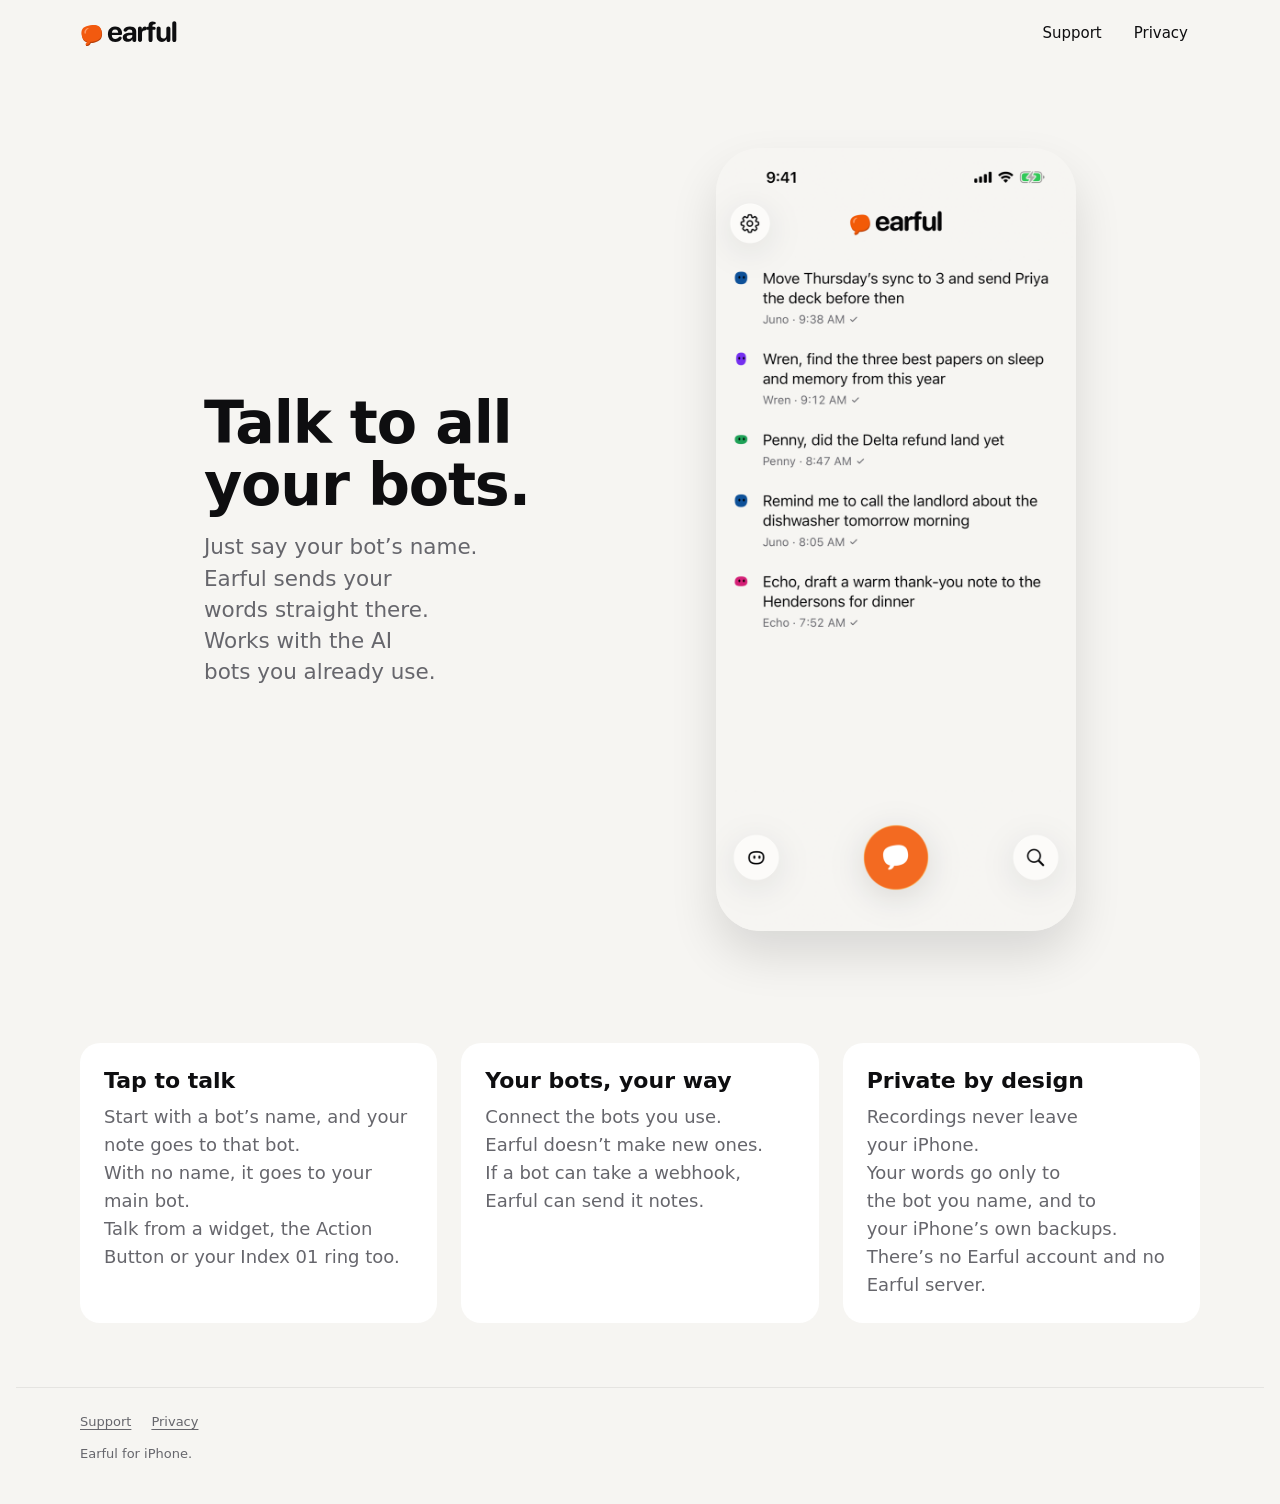
<file: index.html>
<!doctype html>
<html lang="en">
<head>
<meta charset="utf-8">
<meta name="viewport" content="width=device-width, initial-scale=1">
<title>Earful: talk to your bots by name</title>
<meta name="description" content="Earful for iPhone. Hold to talk, say a bot’s name, and your words go to that bot.">
<meta name="color-scheme" content="light dark">
<meta name="referrer" content="no-referrer">
<link rel="icon" href="/assets/puff-mark.svg" type="image/svg+xml">
<link rel="stylesheet" href="/styles.css">
</head>
<body>
<a class="skip" href="#main">Skip to content</a>

<header class="site-header">
  <a class="logo" href="/" aria-label="Earful home">
    <picture>
      <source srcset="/assets/lockup-dark.svg" media="(prefers-color-scheme: dark)">
      <img src="/assets/lockup-light.svg" alt="Earful" width="98" height="28">
    </picture>
  </a>
  <nav class="site-nav" aria-label="Main">
    <ul>
      <li><a href="/support/">Support</a></li>
      <li><a href="/privacy/">Privacy</a></li>
    </ul>
  </nav>
</header>

<main id="main">
  <section class="hero" aria-labelledby="hero-title">
    <div class="hero-text">
      <h1 id="hero-title" class="display">Talk to all your bots.</h1>
      <p class="lead"><span class="sent">Just say your bot’s name.</span> <span class="sent">Earful sends your words straight there.</span></p>
      <p class="lead"><span class="sent">Works with the AI bots you already&nbsp;use.</span></p>
    </div>
    <figure class="hero-shot">
      <picture>
        <source srcset="/assets/home-dark.png" media="(prefers-color-scheme: dark)">
        <img src="/assets/home-light.png" width="393" height="855" alt="Earful’s Home on iPhone: a list of notes, each sent to a named bot, with the orange talk button at the bottom.">
      </picture>
    </figure>
  </section>

  <section aria-label="How Earful works">
    <ul class="points">
      <li>
        <h2>Tap to talk</h2>
        <p><span class="sent">Start with a bot’s name, and your note goes to that bot.</span> <span class="sent">With no name, it goes to your main bot.</span> <span class="sent">Talk from a widget, the Action Button or your Index 01 ring too.</span></p>
      </li>
      <li>
        <h2>Your bots, your way</h2>
        <p><span class="sent">Connect the bots you use.</span> <span class="sent">Earful doesn’t make new ones.</span> <span class="sent">If a bot can take a webhook, Earful can send it notes.</span></p>
      </li>
      <li>
        <h2>Private by design</h2>
        <p><span class="sent">Recordings never leave your iPhone.</span> <span class="sent">Your words go only to the&nbsp;bot&nbsp;you&nbsp;name,&nbsp;and&nbsp;to your&nbsp;iPhone’s&nbsp;own&nbsp;backups.</span> <span class="sent">There’s no Earful account and no Earful&nbsp;server.</span></p>
      </li>
    </ul>
  </section>
</main>

<footer class="site-footer">
  <ul>
    <li><a href="/support/">Support</a></li>
    <li><a href="/privacy/">Privacy</a></li>
  </ul>
  <p>Earful for iPhone.</p>
</footer>
</body>
</html>
</file>
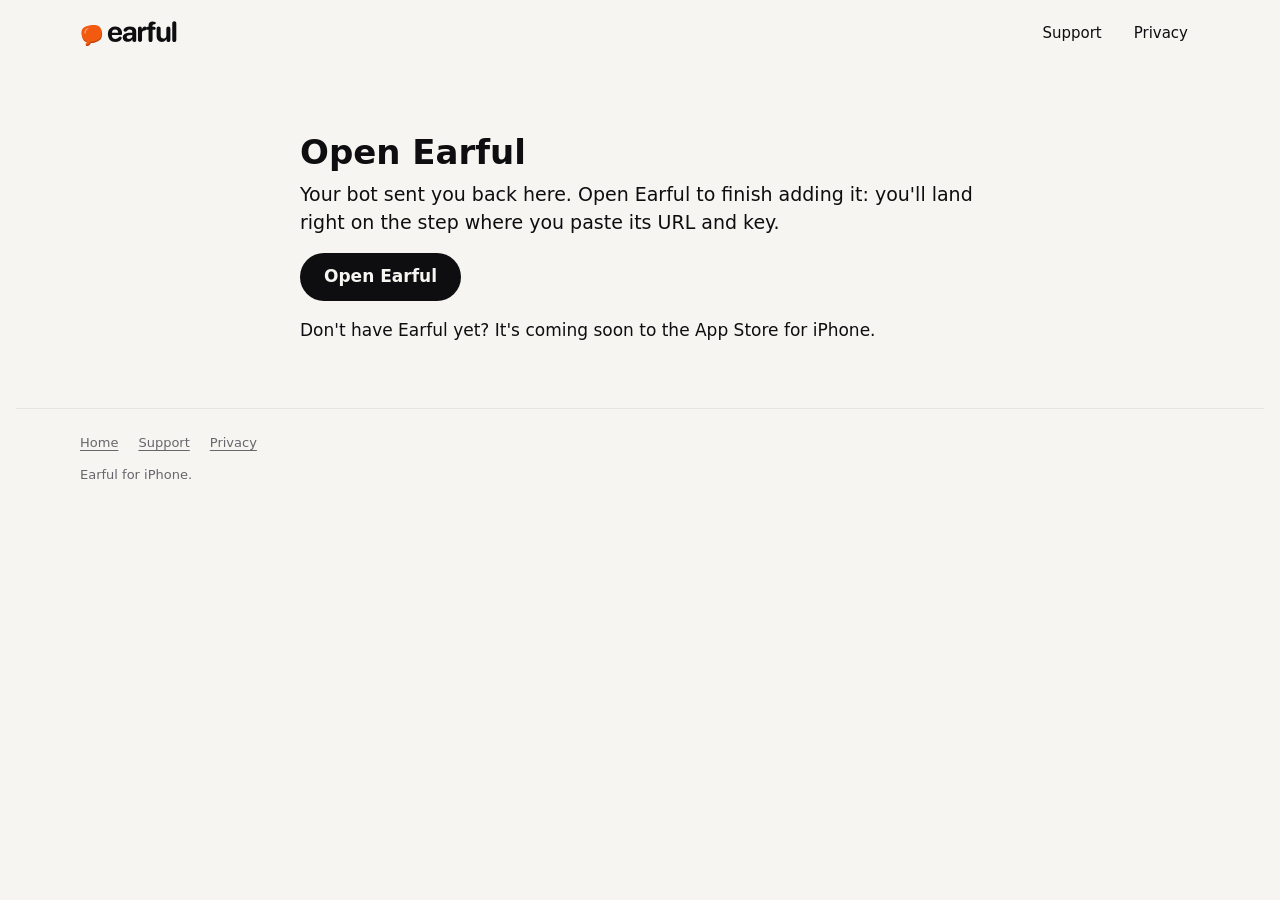
<file: add/index.html>
<!doctype html>
<html lang="en">
<head>
<meta charset="utf-8">
<meta name="viewport" content="width=device-width, initial-scale=1">
<title>Open Earful · Earful</title>
<meta name="description" content="Open Earful to finish adding your bot.">
<meta name="color-scheme" content="light dark">
<meta name="referrer" content="no-referrer">
<link rel="icon" href="/assets/puff-mark.svg" type="image/svg+xml">
<link rel="stylesheet" href="/styles.css">
</head>
<body>
<a class="skip" href="#main">Skip to content</a>

<header class="site-header">
  <a class="logo" href="/" aria-label="Earful home">
    <picture>
      <source srcset="/assets/lockup-dark.svg" media="(prefers-color-scheme: dark)">
      <img src="/assets/lockup-light.svg" alt="Earful" width="98" height="28">
    </picture>
  </a>
  <nav class="site-nav" aria-label="Main">
    <ul>
      <li><a href="/support/">Support</a></li>
      <li><a href="/privacy/">Privacy</a></li>
    </ul>
  </nav>
</header>

<main id="main" class="page">
  <h1>Open Earful</h1>
  <p class="intro">Your bot sent you back here. Open Earful to finish adding it: you'll land right on the step where you paste its URL and key.</p>
  <p><a id="open" class="button" href="earful://add">Open Earful</a></p>
  <p>Don't have Earful yet? It's coming soon to the App Store for iPhone.</p>
  <script>
    (function () {
      var d = new URLSearchParams(location.search).get('d') || '';
      if (/^[A-Za-z0-9_-]{1,32}$/.test(d)) {
        document.getElementById('open').href = 'earful://add?d=' + encodeURIComponent(d);
      }
    })();
  </script>
</main>

<footer class="site-footer">
  <ul>
    <li><a href="/">Home</a></li>
    <li><a href="/support/">Support</a></li>
    <li><a href="/privacy/">Privacy</a></li>
  </ul>
  <p>Earful for iPhone.</p>
</footer>
</body>
</html>
</file>
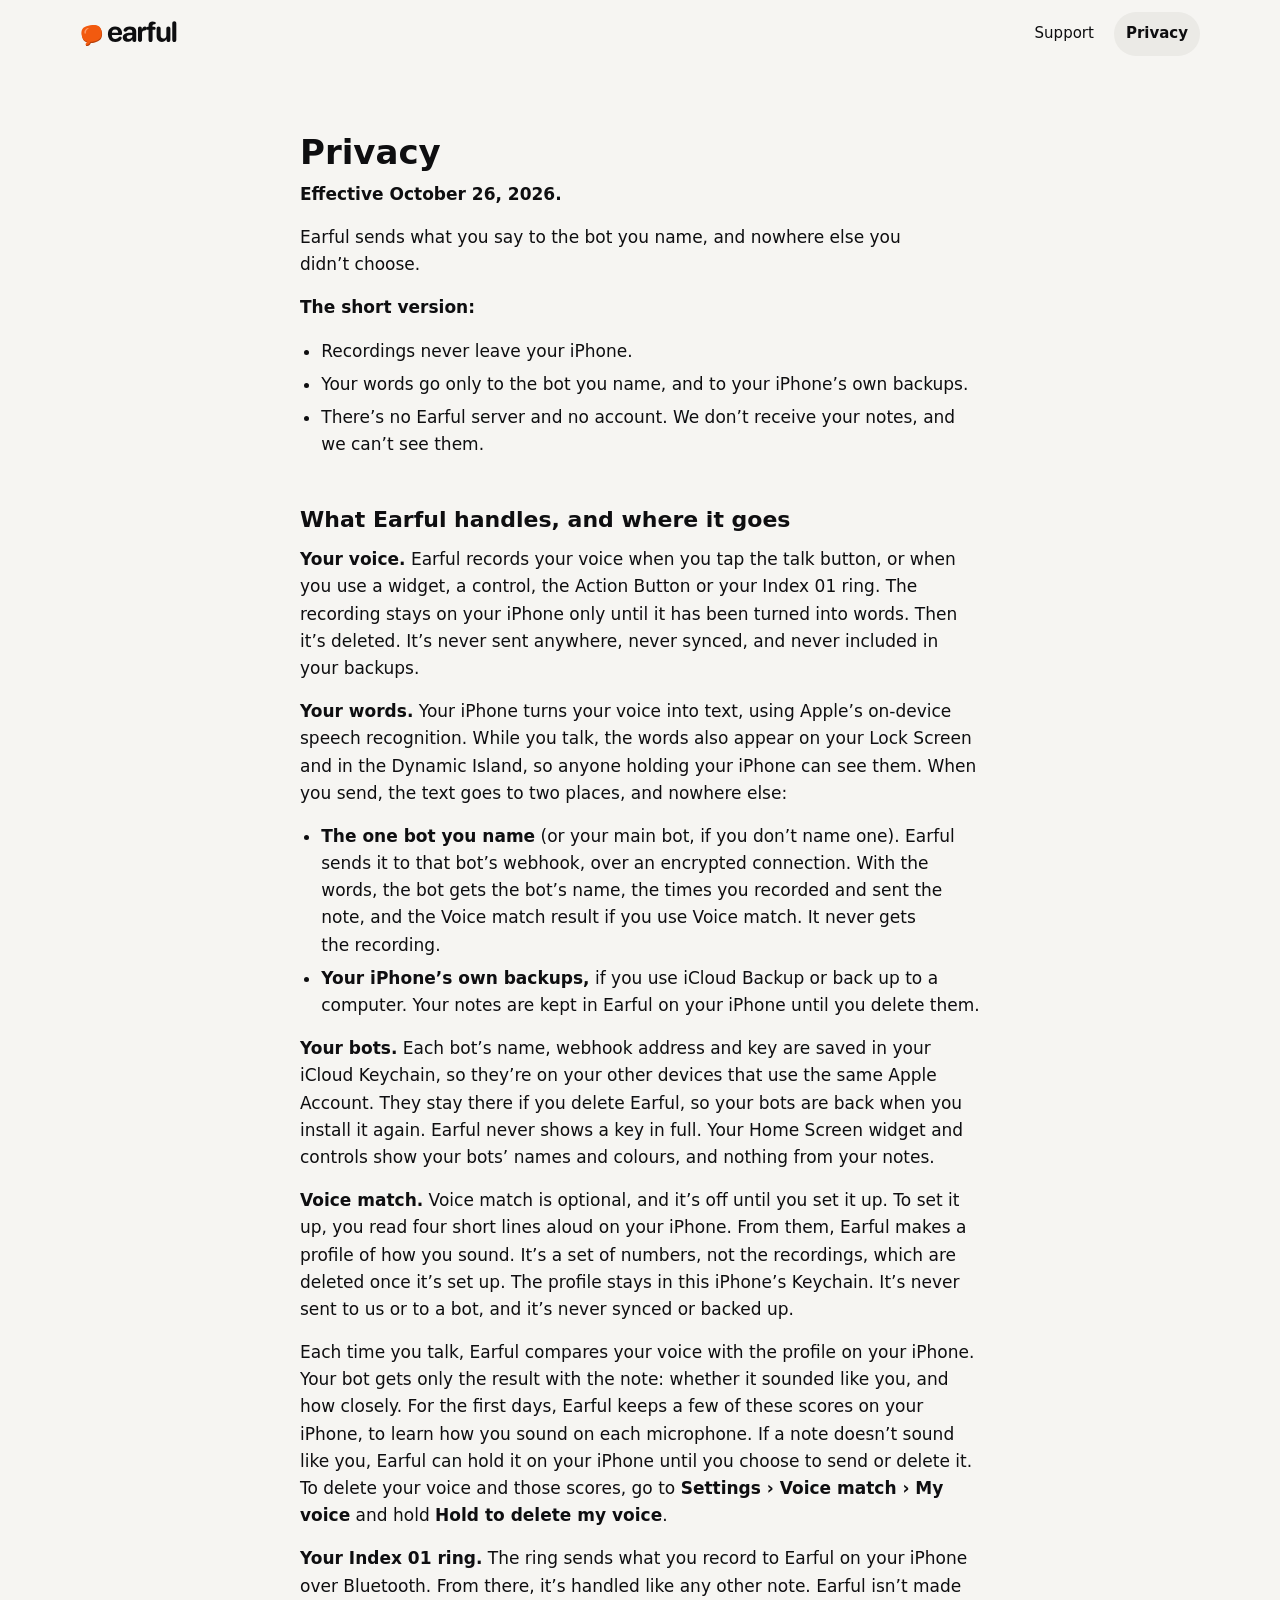
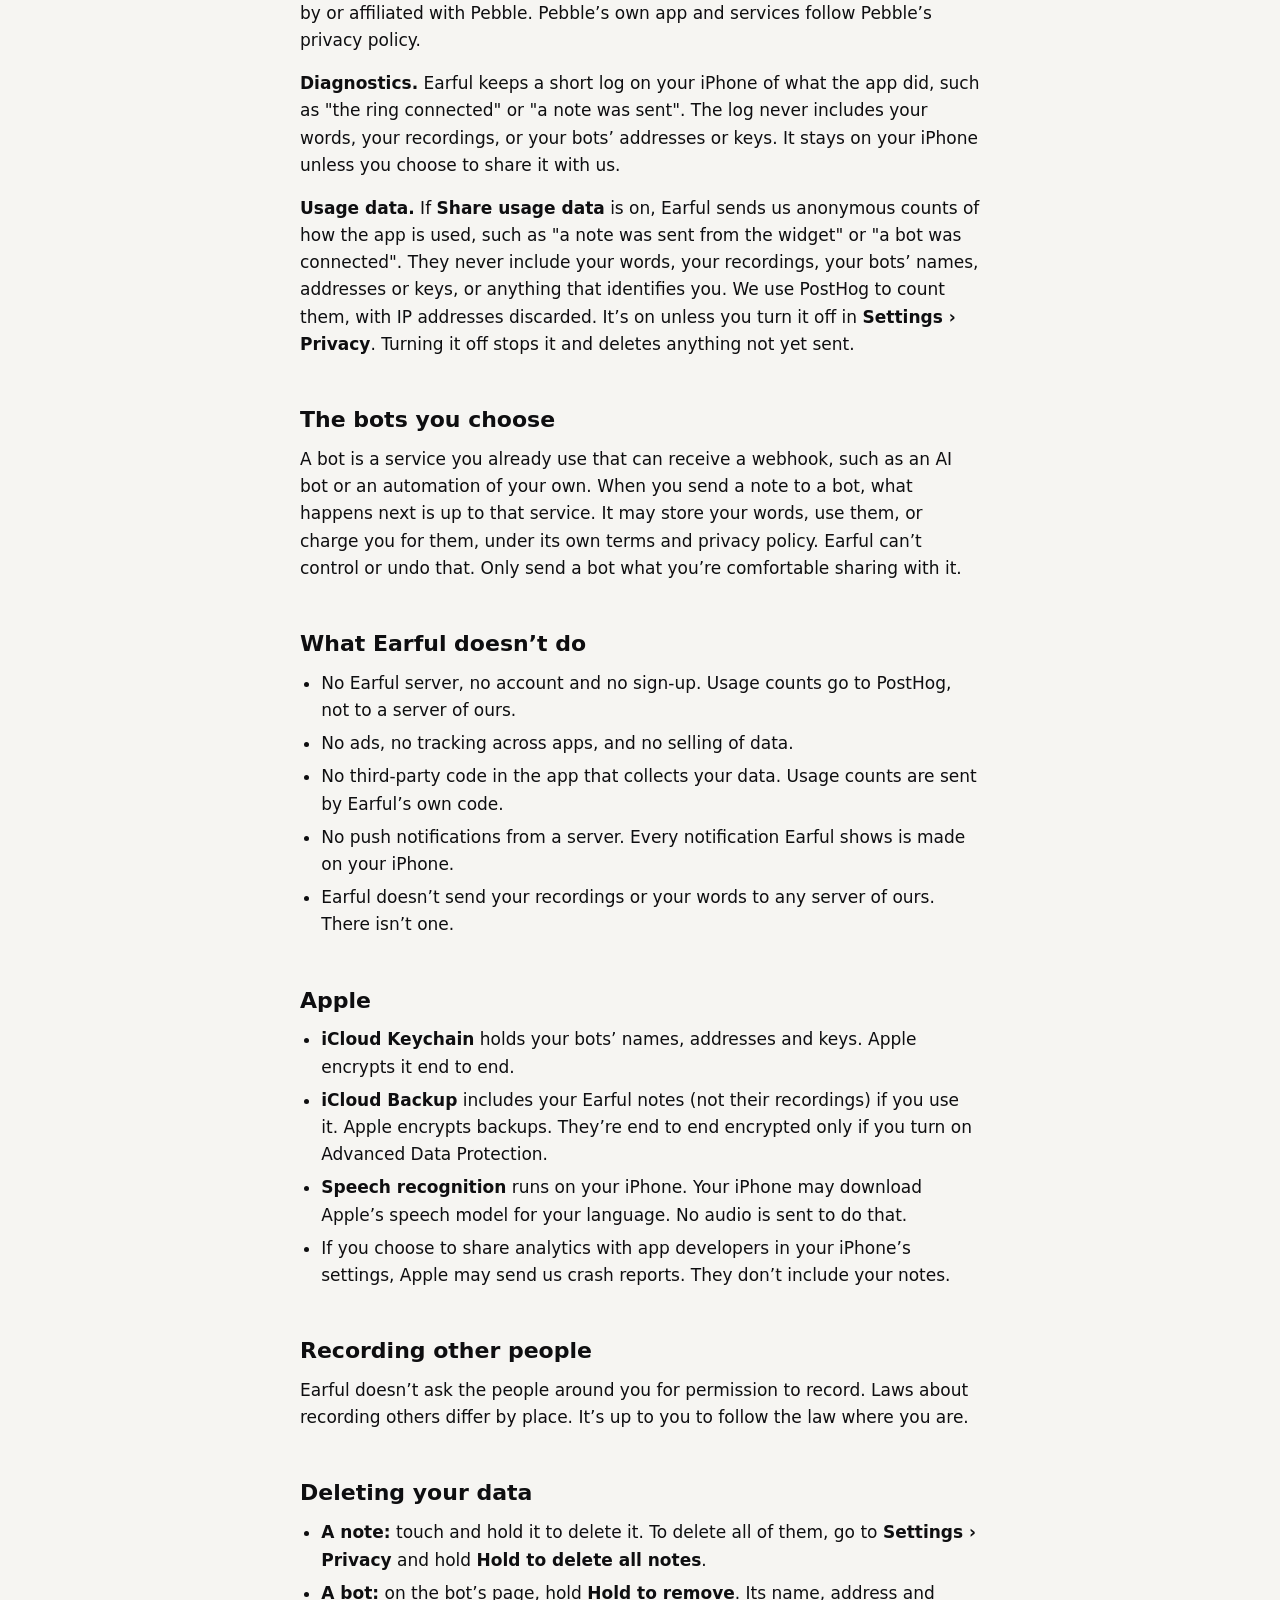
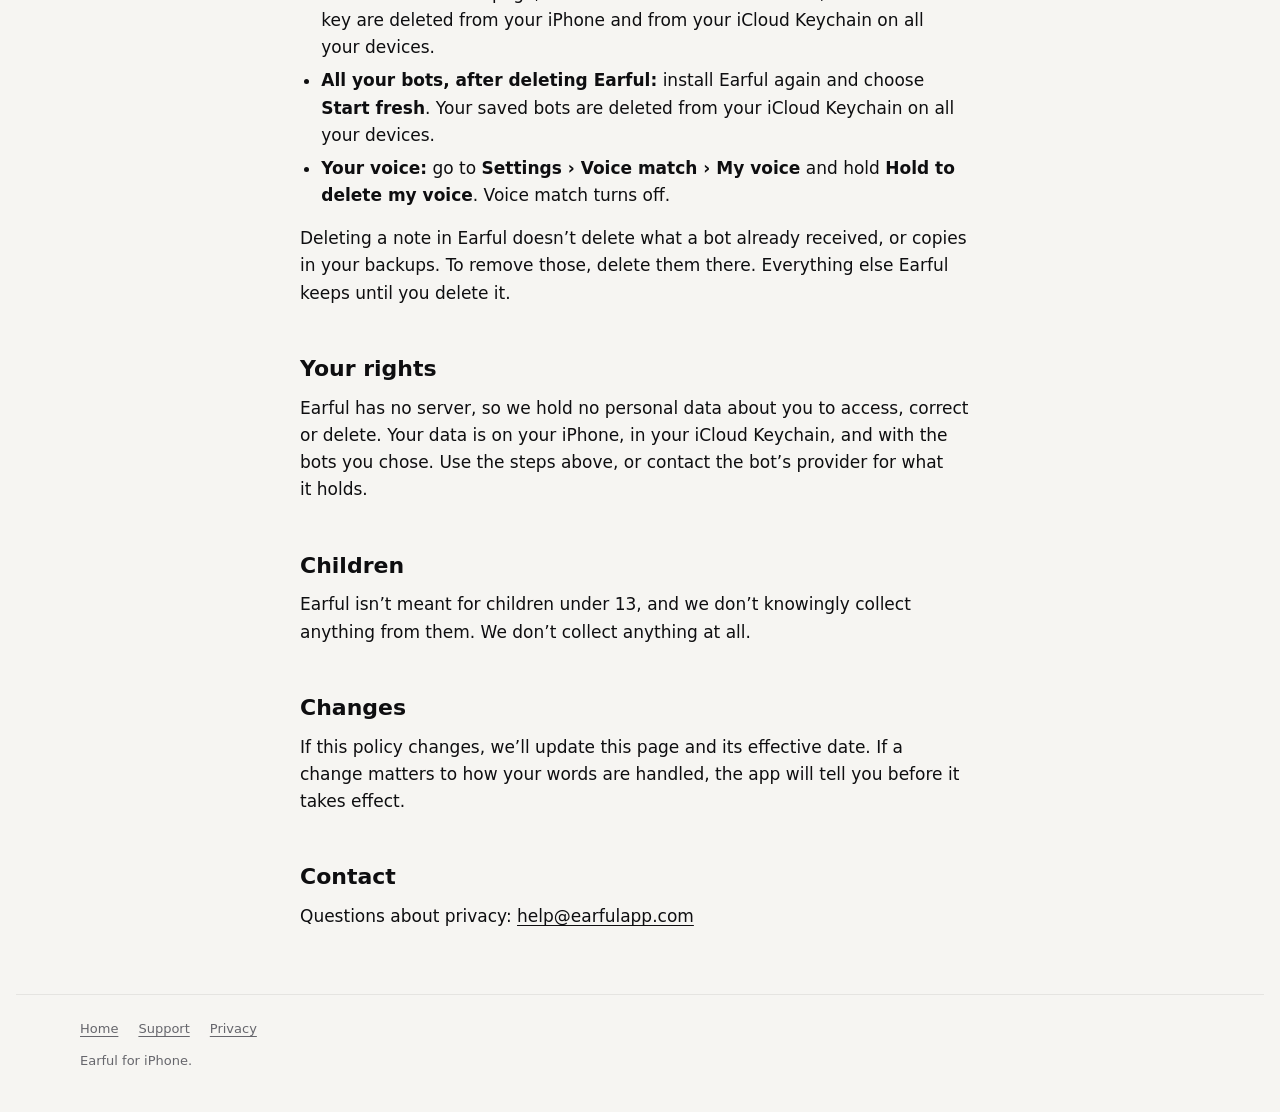
<file: privacy/index.html>
<!doctype html>
<html lang="en">
<head>
<meta charset="utf-8">
<meta name="viewport" content="width=device-width, initial-scale=1">
<title>Privacy · Earful</title>
<meta name="description" content="How Earful for iPhone handles your voice and your words.">
<meta name="color-scheme" content="light dark">
<meta name="referrer" content="no-referrer">
<link rel="icon" href="/assets/puff-mark.svg" type="image/svg+xml">
<link rel="stylesheet" href="/styles.css">
</head>
<body>
<a class="skip" href="#main">Skip to content</a>

<header class="site-header">
  <a class="logo" href="/" aria-label="Earful home">
    <picture>
      <source srcset="/assets/lockup-dark.svg" media="(prefers-color-scheme: dark)">
      <img src="/assets/lockup-light.svg" alt="Earful" width="98" height="28">
    </picture>
  </a>
  <nav class="site-nav" aria-label="Main">
    <ul>
      <li><a href="/support/">Support</a></li>
      <li><a href="/privacy/" aria-current="page">Privacy</a></li>
    </ul>
  </nav>
</header>

<main id="main" class="page">
  <h1>Privacy</h1>
  <p><strong>Effective October 26, 2026.</strong></p>
  <p>Earful sends what you say to the bot you name, and nowhere else you didn’t choose.</p>
  <p><strong>The short version:</strong></p>
  <ul>
    <li>Recordings never leave your iPhone.</li>
    <li>Your words go only to the bot you name, and to your iPhone’s own backups.</li>
    <li>There’s no Earful server and no account. We don’t receive your notes, and we can’t see them.</li>
  </ul>
  <h2>What Earful handles, and where it goes</h2>
  <p><strong>Your voice.</strong> Earful records your voice when you tap the talk button, or when you use a widget, a control, the Action Button or your Index 01 ring. The recording stays on your iPhone only until it has been turned into words. Then it’s deleted. It’s never sent anywhere, never synced, and never included in your backups.</p>
  <p><strong>Your words.</strong> Your iPhone turns your voice into text, using Apple’s on-device speech recognition. While you talk, the words also appear on your Lock Screen and in the Dynamic Island, so anyone holding your iPhone can see them. When you send, the text goes to two places, and nowhere else:</p>
  <ul>
    <li><strong>The one bot you name</strong> (or your main bot, if you don’t name one). Earful sends it to that bot’s webhook, over an encrypted connection. With the words, the bot gets the bot’s name, the times you recorded and sent the note, and the Voice match result if you use Voice match. It never gets the recording.</li>
    <li><strong>Your iPhone’s own backups,</strong> if you use iCloud Backup or back up to a computer. Your notes are kept in Earful on your iPhone until you delete them.</li>
  </ul>
  <p><strong>Your bots.</strong> Each bot’s name, webhook address and key are saved in your iCloud Keychain, so they’re on your other devices that use the same Apple Account. They stay there if you delete Earful, so your bots are back when you install it again. Earful never shows a key in full. Your Home Screen widget and controls show your bots’ names and colours, and nothing from your notes.</p>
  <p><strong>Voice match.</strong> Voice match is optional, and it’s off until you set it up. To set it up, you read four short lines aloud on your iPhone. From them, Earful makes a profile of how you sound. It’s a set of numbers, not the recordings, which are deleted once it’s set up. The profile stays in this iPhone’s Keychain. It’s never sent to us or to a bot, and it’s never synced or backed up.</p>
  <p>Each time you talk, Earful compares your voice with the profile on your iPhone. Your bot gets only the result with the note: whether it sounded like you, and how closely. For the first days, Earful keeps a few of these scores on your iPhone, to learn how you sound on each microphone. If a note doesn’t sound like you, Earful can hold it on your iPhone until you choose to send or delete it. To delete your voice and those scores, go to <strong>Settings › Voice match › My voice</strong> and hold <strong>Hold to delete my voice</strong>.</p>
  <p><strong>Your Index 01 ring.</strong> The ring sends what you record to Earful on your iPhone over Bluetooth. From there, it’s handled like any other note. Earful isn’t made by or affiliated with Pebble. Pebble’s own app and services follow Pebble’s privacy policy.</p>
  <p><strong>Diagnostics.</strong> Earful keeps a short log on your iPhone of what the app did, such as "the ring connected" or "a note was sent". The log never includes your words, your recordings, or your bots’ addresses or keys. It stays on your iPhone unless you choose to share it with us.</p>
  <p><strong>Usage data.</strong> If <strong>Share usage data</strong> is on, Earful sends us anonymous counts of how the app is used, such as "a note was sent from the widget" or "a bot was connected". They never include your words, your recordings, your bots’ names, addresses or keys, or anything that identifies you. We use PostHog to count them, with IP addresses discarded. It’s on unless you turn it off in <strong>Settings › Privacy</strong>. Turning it off stops it and deletes anything not yet sent.</p>
  <h2>The bots you choose</h2>
  <p>A bot is a service you already use that can receive a webhook, such as an AI bot or an automation of your own. When you send a note to a bot, what happens next is up to that service. It may store your words, use them, or charge you for them, under its own terms and privacy policy. Earful can’t control or undo that. Only send a bot what you’re comfortable sharing with it.</p>
  <h2>What Earful doesn’t do</h2>
  <ul>
    <li>No Earful server, no account and no sign-up. Usage counts go to PostHog, not to a server of ours.</li>
    <li>No ads, no tracking across apps, and no selling of data.</li>
    <li>No third-party code in the app that collects your data. Usage counts are sent by Earful’s own code.</li>
    <li>No push notifications from a server. Every notification Earful shows is made on your iPhone.</li>
    <li>Earful doesn’t send your recordings or your words to any server of ours. There isn’t one.</li>
  </ul>
  <h2>Apple</h2>
  <ul>
    <li><strong>iCloud Keychain</strong> holds your bots’ names, addresses and keys. Apple encrypts it end to end.</li>
    <li><strong>iCloud Backup</strong> includes your Earful notes (not their recordings) if you use it. Apple encrypts backups. They’re end to end encrypted only if you turn on Advanced Data Protection.</li>
    <li><strong>Speech recognition</strong> runs on your iPhone. Your iPhone may download Apple’s speech model for your language. No audio is sent to do that.</li>
    <li>If you choose to share analytics with app developers in your iPhone’s settings, Apple may send us crash reports. They don’t include your notes.</li>
  </ul>
  <h2>Recording other people</h2>
  <p>Earful doesn’t ask the people around you for permission to record. Laws about recording others differ by place. It’s up to you to follow the law where you are.</p>
  <h2>Deleting your data</h2>
  <ul>
    <li><strong>A note:</strong> touch and hold it to delete it. To delete all of them, go to <strong>Settings › Privacy</strong> and hold <strong>Hold to delete all notes</strong>.</li>
    <li><strong>A bot:</strong> on the bot’s page, hold <strong>Hold to remove</strong>. Its name, address and key are deleted from your iPhone and from your iCloud Keychain on all your devices.</li>
    <li><strong>All your bots, after deleting Earful:</strong> install Earful again and choose <strong>Start fresh</strong>. Your saved bots are deleted from your iCloud Keychain on all your devices.</li>
    <li><strong>Your voice:</strong> go to <strong>Settings › Voice match › My voice</strong> and hold <strong>Hold to delete my voice</strong>. Voice match turns off.</li>
  </ul>
  <p>Deleting a note in Earful doesn’t delete what a bot already received, or copies in your backups. To remove those, delete them there. Everything else Earful keeps until you delete it.</p>
  <h2>Your rights</h2>
  <p>Earful has no server, so we hold no personal data about you to access, correct or delete. Your data is on your iPhone, in your iCloud Keychain, and with the bots you chose. Use the steps above, or contact the bot’s provider for what it holds.</p>
  <h2>Children</h2>
  <p>Earful isn’t meant for children under 13, and we don’t knowingly collect anything from them. We don’t collect anything at all.</p>
  <h2>Changes</h2>
  <p>If this policy changes, we’ll update this page and its effective date. If a change matters to how your words are handled, the app will tell you before it takes effect.</p>
  <h2>Contact</h2>
  <p>Questions about privacy: <a href="mailto:help@earfulapp.com">help@earfulapp.com</a></p>
</main>

<footer class="site-footer">
  <ul>
    <li><a href="/">Home</a></li>
    <li><a href="/support/">Support</a></li>
    <li><a href="/privacy/">Privacy</a></li>
  </ul>
  <p>Earful for iPhone.</p>
</footer>
</body>
</html>
</file>
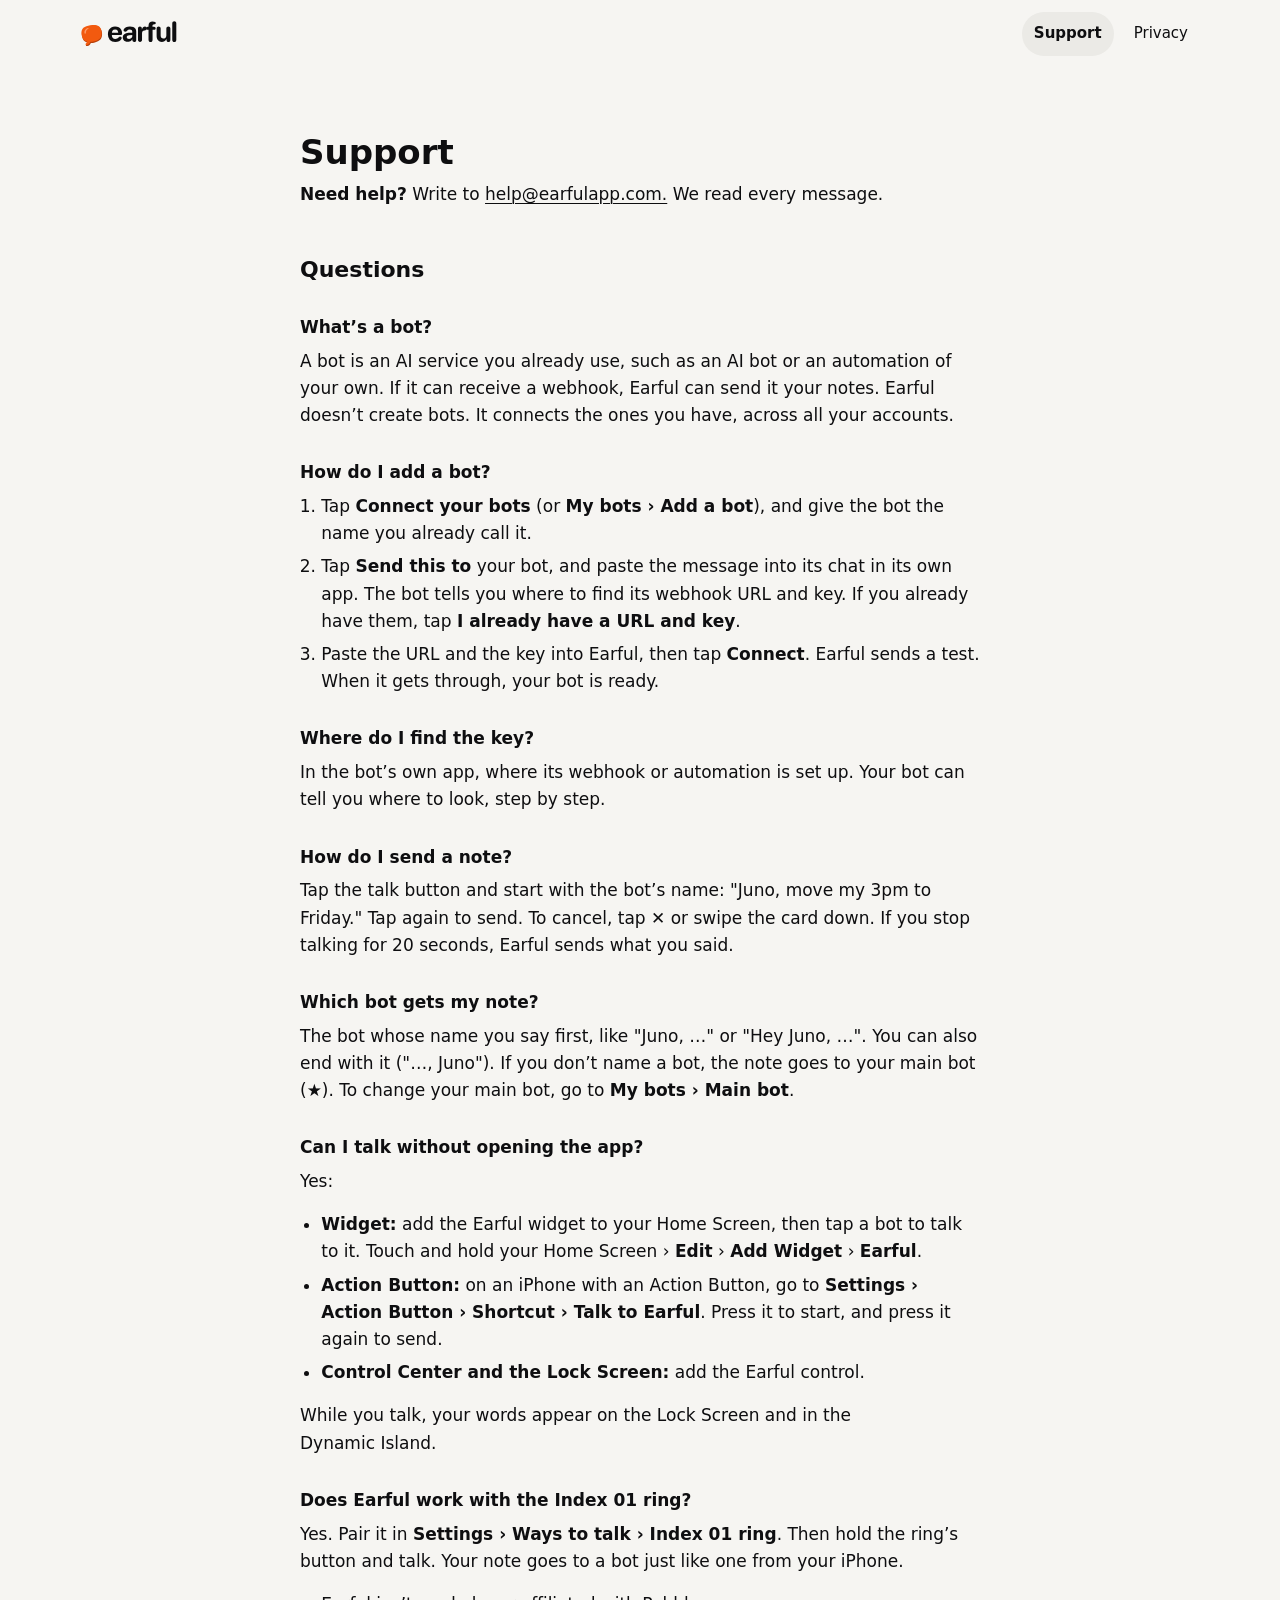
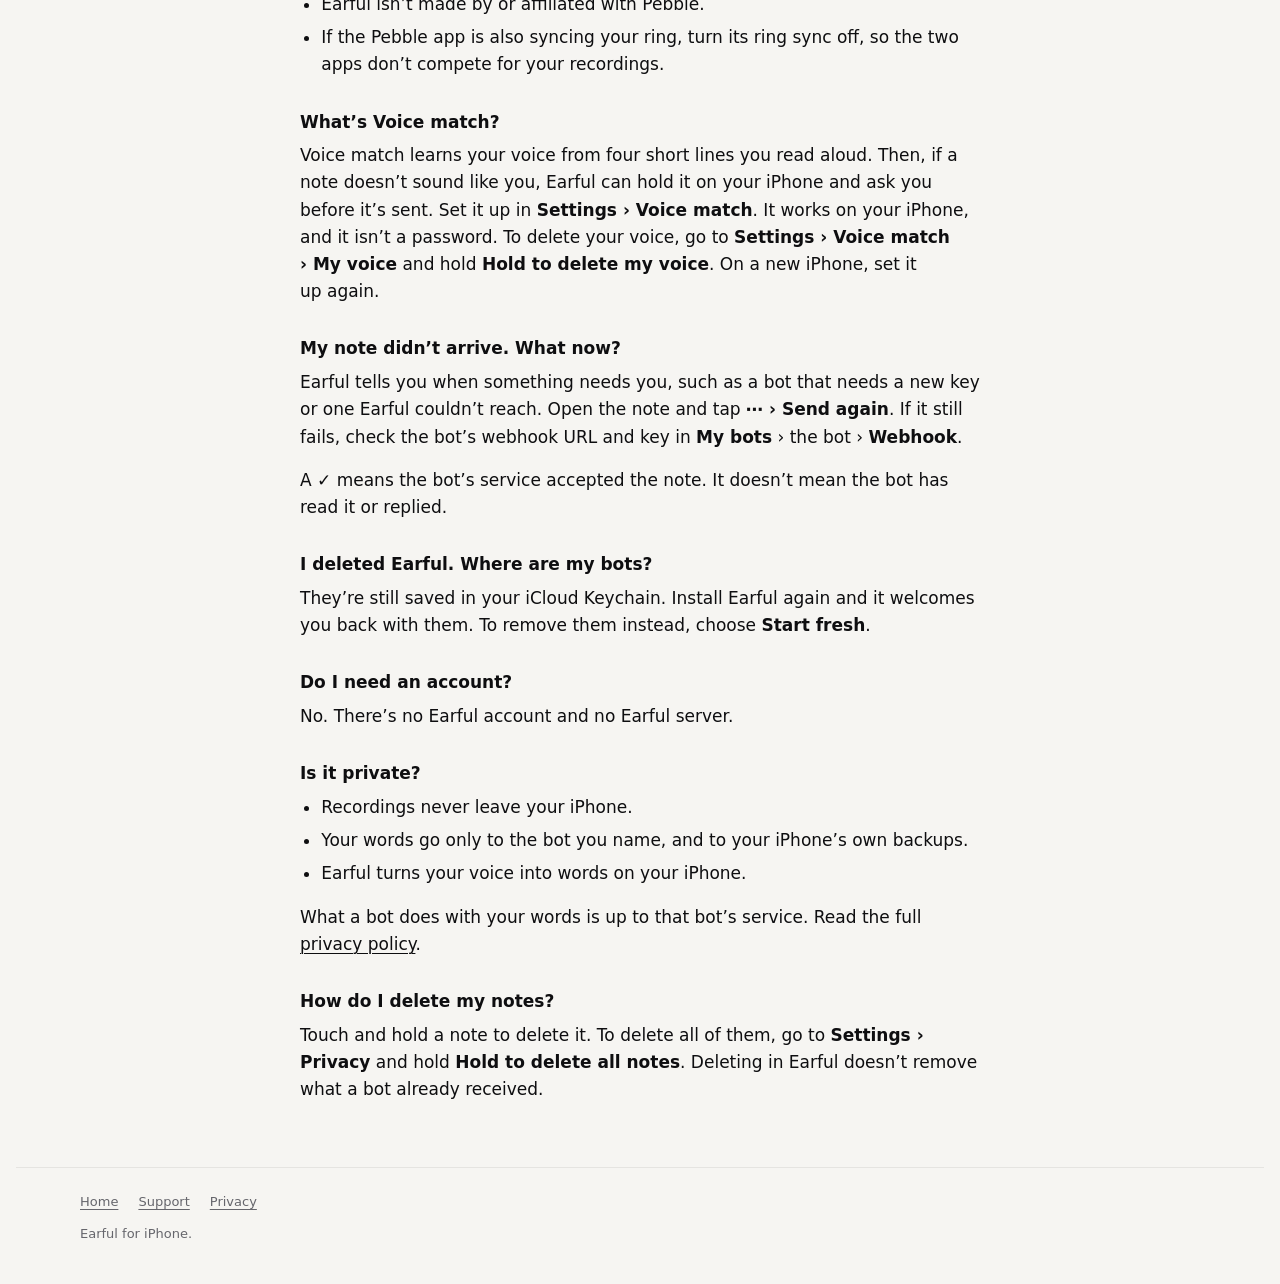
<file: support/index.html>
<!doctype html>
<html lang="en">
<head>
<meta charset="utf-8">
<meta name="viewport" content="width=device-width, initial-scale=1">
<title>Support · Earful</title>
<meta name="description" content="Help with Earful for iPhone: adding a bot, sending notes, and getting in touch.">
<meta name="color-scheme" content="light dark">
<meta name="referrer" content="no-referrer">
<link rel="icon" href="/assets/puff-mark.svg" type="image/svg+xml">
<link rel="stylesheet" href="/styles.css">
</head>
<body>
<a class="skip" href="#main">Skip to content</a>

<header class="site-header">
  <a class="logo" href="/" aria-label="Earful home">
    <picture>
      <source srcset="/assets/lockup-dark.svg" media="(prefers-color-scheme: dark)">
      <img src="/assets/lockup-light.svg" alt="Earful" width="98" height="28">
    </picture>
  </a>
  <nav class="site-nav" aria-label="Main">
    <ul>
      <li><a href="/support/" aria-current="page">Support</a></li>
      <li><a href="/privacy/">Privacy</a></li>
    </ul>
  </nav>
</header>

<main id="main" class="page">
  <h1>Support</h1>
  <p><strong>Need help?</strong> Write to <a href="mailto:help@earfulapp.com.">help@earfulapp.com.</a> We read every message.</p>
  <h2>Questions</h2>
  <h3>What’s a bot?</h3>
  <p>A bot is an AI service you already use, such as an AI bot or an automation of your own. If it can receive a webhook, Earful can send it your notes. Earful doesn’t create bots. It connects the ones you have, across all your accounts.</p>
  <h3>How do I add a bot?</h3>
  <ol>
    <li>Tap <strong>Connect your bots</strong> (or <strong>My bots › Add a bot</strong>), and give the bot the name you already call it.</li>
    <li>Tap <strong>Send this to</strong> your bot, and paste the message into its chat in its own app. The bot tells you where to find its webhook URL and key. If you already have them, tap <strong>I already have a URL and key</strong>.</li>
    <li>Paste the URL and the key into Earful, then tap <strong>Connect</strong>. Earful sends a test. When it gets through, your bot is ready.</li>
  </ol>
  <h3>Where do I find the key?</h3>
  <p>In the bot’s own app, where its webhook or automation is set up. Your bot can tell you where to look, step by step.</p>
  <h3>How do I send a note?</h3>
  <p>Tap the talk button and start with the bot’s name: "Juno, move my 3pm to Friday." Tap again to send. To cancel, tap ✕ or swipe the card down. If you stop talking for 20 seconds, Earful sends what you said.</p>
  <h3>Which bot gets my note?</h3>
  <p>The bot whose name you say first, like "Juno, …" or "Hey Juno, …". You can also end with it ("…, Juno"). If you don’t name a bot, the note goes to your main bot (★). To change your main bot, go to <strong>My bots › Main bot</strong>.</p>
  <h3>Can I talk without opening the app?</h3>
  <p>Yes:</p>
  <ul>
    <li><strong>Widget:</strong> add the Earful widget to your Home Screen, then tap a bot to talk to it. Touch and hold your Home Screen › <strong>Edit</strong> › <strong>Add Widget</strong> › <strong>Earful</strong>.</li>
    <li><strong>Action Button:</strong> on an iPhone with an Action Button, go to <strong>Settings › Action Button › Shortcut › Talk to Earful</strong>. Press it to start, and press it again to send.</li>
    <li><strong>Control Center and the Lock Screen:</strong> add the Earful control.</li>
  </ul>
  <p>While you talk, your words appear on the Lock Screen and in the Dynamic Island.</p>
  <h3>Does Earful work with the Index 01 ring?</h3>
  <p>Yes. Pair it in <strong>Settings › Ways to talk › Index 01 ring</strong>. Then hold the ring’s button and talk. Your note goes to a bot just like one from your iPhone.</p>
  <ul>
    <li>Earful isn’t made by or affiliated with Pebble.</li>
    <li>If the Pebble app is also syncing your ring, turn its ring sync off, so the two apps don’t compete for your recordings.</li>
  </ul>
  <h3>What’s Voice match?</h3>
  <p>Voice match learns your voice from four short lines you read aloud. Then, if a note doesn’t sound like you, Earful can hold it on your iPhone and ask you before it’s sent. Set it up in <strong>Settings › Voice match</strong>. It works on your iPhone, and it isn’t a password. To delete your voice, go to <strong>Settings › Voice match › My voice</strong> and hold <strong>Hold to delete my voice</strong>. On a new iPhone, set it up again.</p>
  <h3>My note didn’t arrive. What now?</h3>
  <p>Earful tells you when something needs you, such as a bot that needs a new key or one Earful couldn’t reach. Open the note and tap <strong>⋯ › Send again</strong>. If it still fails, check the bot’s webhook URL and key in <strong>My bots</strong> › the bot › <strong>Webhook</strong>.</p>
  <p>A ✓ means the bot’s service accepted the note. It doesn’t mean the bot has read it or replied.</p>
  <h3>I deleted Earful. Where are my bots?</h3>
  <p>They’re still saved in your iCloud Keychain. Install Earful again and it welcomes you back with them. To remove them instead, choose <strong>Start fresh</strong>.</p>
  <h3>Do I need an account?</h3>
  <p>No. There’s no Earful account and no Earful server.</p>
  <h3>Is it private?</h3>
  <ul>
    <li>Recordings never leave your iPhone.</li>
    <li>Your words go only to the bot you name, and to your iPhone’s own backups.</li>
    <li>Earful turns your voice into words on your iPhone.</li>
  </ul>
  <p>What a bot does with your words is up to that bot’s service. Read the full <a href="/privacy/">privacy policy</a>.</p>
  <h3>How do I delete my notes?</h3>
  <p>Touch and hold a note to delete it. To delete all of them, go to <strong>Settings › Privacy</strong> and hold <strong>Hold to delete all notes</strong>. Deleting in Earful doesn’t remove what a bot already received.</p>
</main>

<footer class="site-footer">
  <ul>
    <li><a href="/">Home</a></li>
    <li><a href="/support/">Support</a></li>
    <li><a href="/privacy/">Privacy</a></li>
  </ul>
  <p>Earful for iPhone.</p>
</footer>
</body>
</html>
</file>
<file: styles.css>
/* Earful site v1: /, /privacy, /support. Plain CSS. No web fonts, no third-party requests.
   Colours and sizes come from EARFUL-HANDOFF/01-foundations/tokens.json via web/TOKENS-WEB.md. */

:root {
  color-scheme: light dark;
  --ground: #F6F5F2;
  --raised: #FFFFFF;
  --fill: #EBEAE6;
  --ink: #0E0E10;
  --ink2: #66666C;
  --nontext: #A3A3A8;
  --hairline: rgba(0, 0, 0, 0.07);
  --tangerine: #F25A0F;
  --signal: #2D6BFF;

  --font: -apple-system, BlinkMacSystemFont, "SF Pro Text", "SF Pro Display", system-ui, "Segoe UI", Roboto,
    "Helvetica Neue", Arial, sans-serif;
  --margin: 20px;
  --measure: 40ch;           /* 7–10 words a line */
  --radius-card: 20px;
}

@media (prefers-color-scheme: dark) {
  :root {
    --ground: #0B0B0C;
    --raised: #1A1A1D;
    --fill: #252529;
    --ink: #F4F3EF;
    --ink2: #9C9CA3;
    --nontext: #5E5E66;
    --hairline: rgba(255, 255, 255, 0.08);
    --signal: #5B8CFF;
  }
}

@media (min-width: 768px) { :root { --margin: 32px; } }
@media (min-width: 1280px) { :root { --margin: 64px; } }

*, *::before, *::after { box-sizing: border-box; }

html {
  -webkit-text-size-adjust: 100%;
  text-size-adjust: 100%;
}

body {
  margin: 0;
  background: var(--ground);
  color: var(--ink);
  font-family: var(--font);
  font-size: 1.0625rem;      /* 17 */
  line-height: 1.53;         /* 26 */
  -webkit-font-smoothing: antialiased;
}
@media (min-width: 1280px) { body { font-size: 1.125rem; line-height: 1.556; } } /* 18/28 */

p, li { text-wrap: pretty; }
.lead { text-wrap: balance; }
h1, h2, h3 { text-wrap: balance; }

a {
  color: var(--ink);
  text-decoration: underline;
  text-decoration-thickness: 1px;
  text-underline-offset: 3px;
}
a:hover { text-decoration-thickness: 2px; }

:focus-visible {
  outline: 2px solid var(--signal);
  outline-offset: 2px;
  border-radius: 4px;
}

.skip {
  position: absolute;
  left: var(--margin);
  top: -100px;
  padding: 8px 16px;
  background: var(--raised);
  border-radius: 999px;
  z-index: 10;
}
.skip:focus { top: 12px; }

/* Header and footer */
.site-header, .site-footer, main {
  width: 100%;
  max-width: calc(1120px + 2 * var(--margin));
  margin: 0 auto;
  padding-left: var(--margin);
  padding-right: var(--margin);
}

.site-header {
  display: flex;
  align-items: center;
  justify-content: space-between;
  gap: 16px;
  min-height: 64px;
  padding-top: 12px;
  padding-bottom: 12px;
}

.logo { display: inline-flex; align-items: center; min-height: 44px; }
.logo img { display: block; height: 28px; width: auto; }

.site-nav ul { display: flex; gap: 8px; margin: 0; padding: 0; list-style: none; }
.site-nav a {
  display: inline-flex;
  align-items: center;
  min-height: 44px;
  padding: 0 12px;
  border-radius: 999px;
  text-decoration: none;
  font-size: 0.9375rem;      /* 15 */
}
.site-nav a:hover { background: var(--fill); }
.site-nav a[aria-current="page"] { font-weight: 600; background: var(--fill); }

.site-footer {
  margin-top: 64px;
  padding-top: 24px;
  padding-bottom: 40px;
  border-top: 1px solid var(--hairline);
  color: var(--ink2);
  font-size: 0.8125rem;      /* 13 */
  line-height: 1.54;
}
.site-footer ul { display: flex; flex-wrap: wrap; gap: 8px 20px; margin: 0 0 8px; padding: 0; list-style: none; }
.site-footer a { color: var(--ink2); display: inline-block; min-height: 24px; }
.site-footer p { margin: 0; }

/* Draft banner: delete the element when the text is final. */
.draft {
  margin: 0 0 24px;
  padding: 12px 16px;
  border-radius: 12px;
  background: var(--fill);
  color: var(--ink);
  font-size: 0.9375rem;
  max-width: var(--measure);
}

/* Home */
.hero {
  display: grid;
  gap: 40px;
  padding: 40px 0 64px;
}
.hero-text { max-width: 36rem; }
@media (min-width: 768px) { .hero { padding: 64px 0 96px; } }
@media (min-width: 1024px) {
  .hero {
    grid-template-columns: minmax(0, 26rem) auto;
    justify-content: center;
    align-items: center;
    gap: 64px;
    padding: 80px 0 112px;
  }
}
@media (min-width: 1280px) { .hero { gap: 96px; } }
@media (min-width: 1024px) { .hero-shot { width: 360px; } }

.hero-shot { margin: 0; justify-self: center; width: 100%; max-width: 320px; }
@media (min-width: 1024px) { .hero-shot { max-width: 360px; justify-self: end; } }
.hero-shot img {
  display: block;
  width: 100%;
  height: auto;
  border-radius: 44px;
  box-shadow: 0 24px 48px rgba(0, 0, 0, 0.12);
}
@media (prefers-color-scheme: dark) {
  .hero-shot img { box-shadow: 0 24px 48px rgba(0, 0, 0, 0.5), 0 0 0 1px rgba(255, 255, 255, 0.08); }
}

.display {
  margin: 0 0 16px;
  font-size: clamp(2.5rem, 2.07vw + 2.015rem, 5.25rem);   /* 40 → 84 */
  line-height: 1.05;
  font-weight: 700;
  letter-spacing: -0.02em;
}

.lead {
  margin: 0;
  text-wrap: balance;
  max-width: 24em;           /* 7–10 words a line at every size */
  color: var(--ink2);
  font-size: clamp(1.1875rem, 0.28vw + 1.12rem, 1.375rem); /* 19 → 22 */
  line-height: 1.45;
}

.sent { display: inline-block; }

.button {
  display: inline-flex;
  align-items: center;
  justify-content: center;
  min-height: 52px;
  padding: 0 24px;
  border-radius: 999px;
  background: var(--ink);
  color: var(--ground);
  font-size: 1.0625rem;
  font-weight: 600;
  text-decoration: none;
}
.button:hover { text-decoration: none; box-shadow: inset 0 0 0 999px rgba(127, 127, 127, 0.12); }
@media (min-width: 1280px) { .button { min-height: 48px; } }

.points {
  display: grid;
  gap: 16px;
  margin: 0;
  padding: 0;
  list-style: none;
}
@media (min-width: 768px) { .points { grid-template-columns: repeat(3, 1fr); gap: 20px; } }
@media (min-width: 1280px) { .points { gap: 24px; } }

.points li {
  padding: 24px;
  border-radius: var(--radius-card);
  background: var(--raised);
}
.points h2 {
  margin: 0 0 8px;
  font-size: 1.375rem;       /* 22 */
  line-height: 1.27;
  font-weight: 600;
}
.points p { margin: 0; color: var(--ink2); }

/* Long-form pages: one centred reading column (AD fix 2) */
main.page { max-width: calc(680px + 2 * var(--margin)); font-size: 1.0625rem; line-height: 1.6; }
.page { padding-top: 32px; }
@media (min-width: 768px) { .page { padding-top: 64px; } }

.page h1 {
  margin: 0 0 8px;
  font-size: 2.125rem;       /* 34 */
  line-height: 1.2;
  font-weight: 700;
}
.page .meta { margin: 0 0 32px; color: var(--ink2); font-size: 0.9375rem; }

.page h2 {
  margin: 48px 0 12px;
  font-size: 1.375rem;
  line-height: 1.27;
  font-weight: 600;
}
.page h3 {
  margin: 32px 0 8px;
  font-size: 1.0625rem;
  line-height: 1.4;
  font-weight: 600;
}
.page p, .page ul, .page ol { margin: 0 0 16px; }
.page ul, .page ol { padding-left: 1.25em; }
.page li { margin-bottom: 6px; }
.page .intro { font-size: 1.1875rem; line-height: 1.47; }

.summary {
  padding: 20px 24px;
  border-radius: var(--radius-card);
  background: var(--raised);
}
.summary p { margin: 0 0 8px; }
.summary ul { margin: 0; }
.summary li:last-child { margin-bottom: 0; }

kbd {
  font-family: var(--font);
  font-size: 0.9em;
  padding: 1px 6px;
  border-radius: 6px;
  background: var(--fill);
}

@media (prefers-reduced-motion: reduce) {
  * { scroll-behavior: auto !important; transition: none !important; animation: none !important; }
}

@media (forced-colors: active) {
  .points li, .summary, .draft { border: 1px solid CanvasText; }
}
</file>
